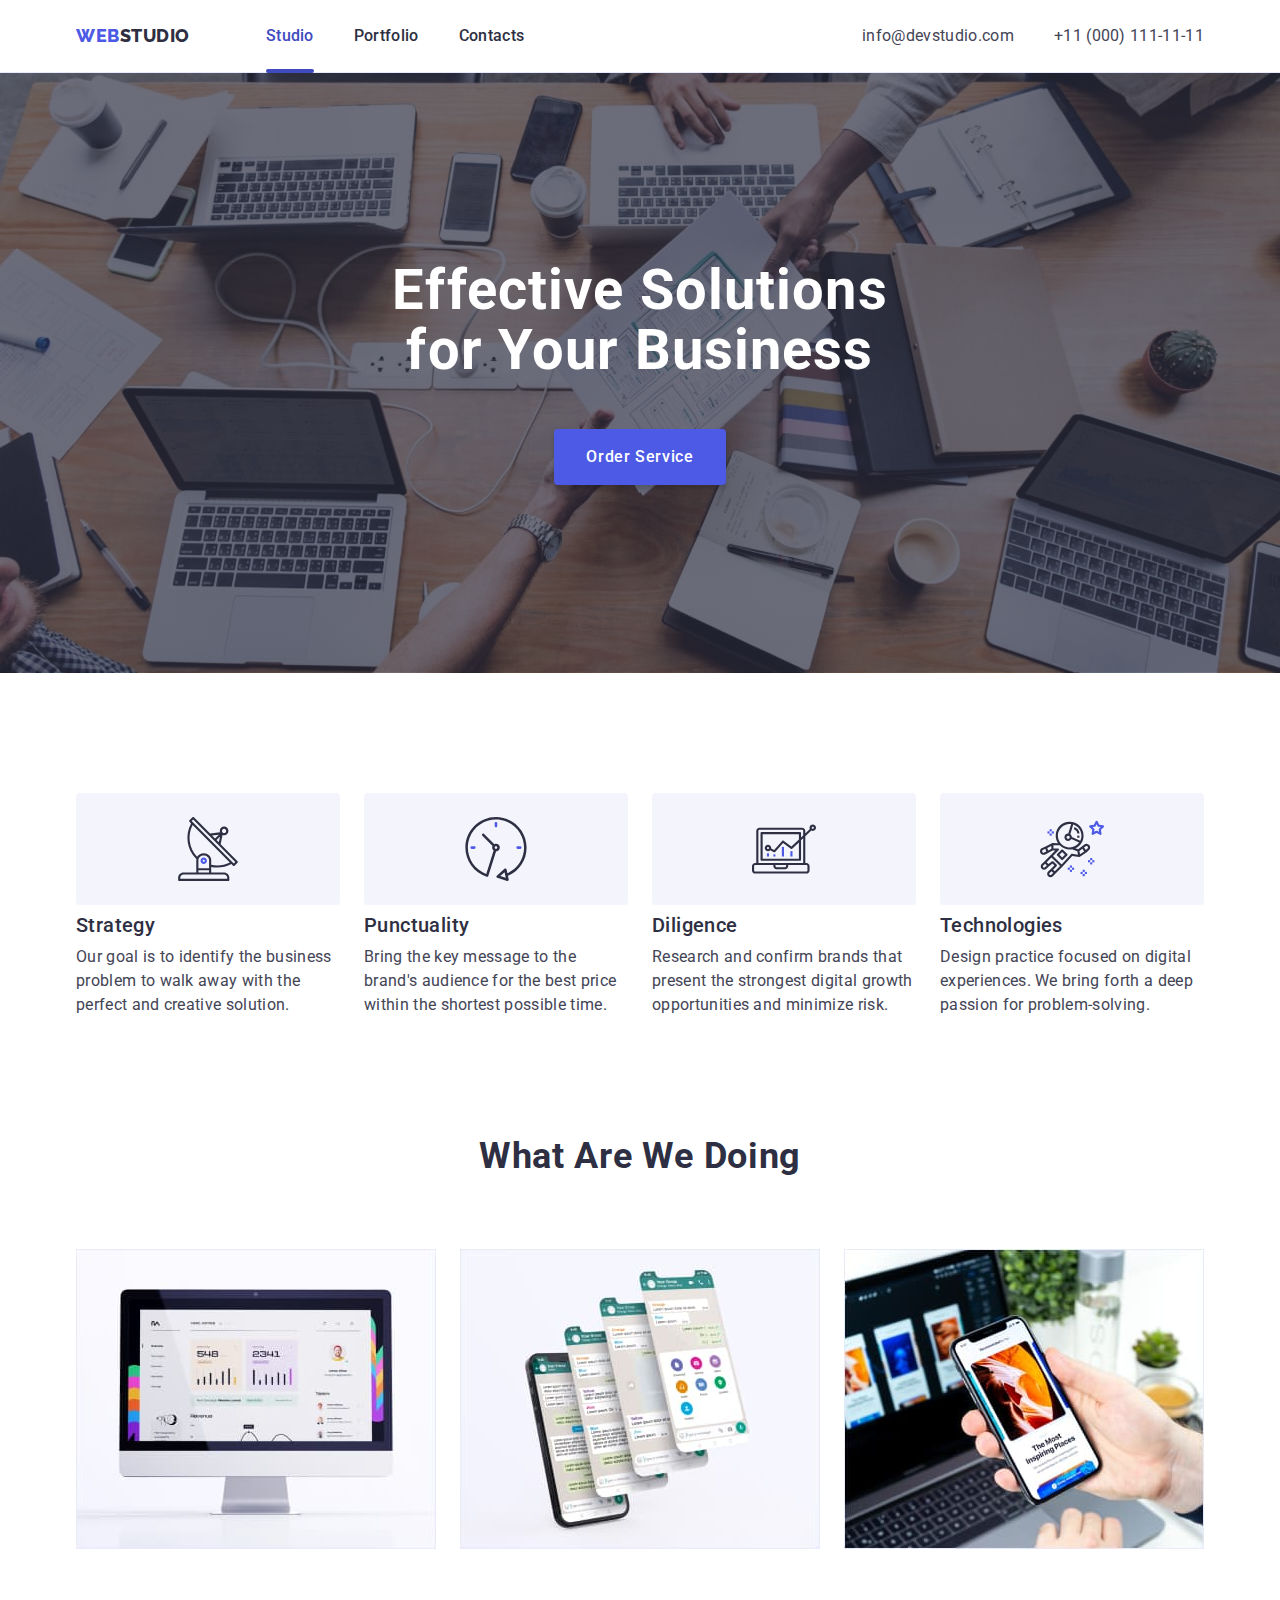
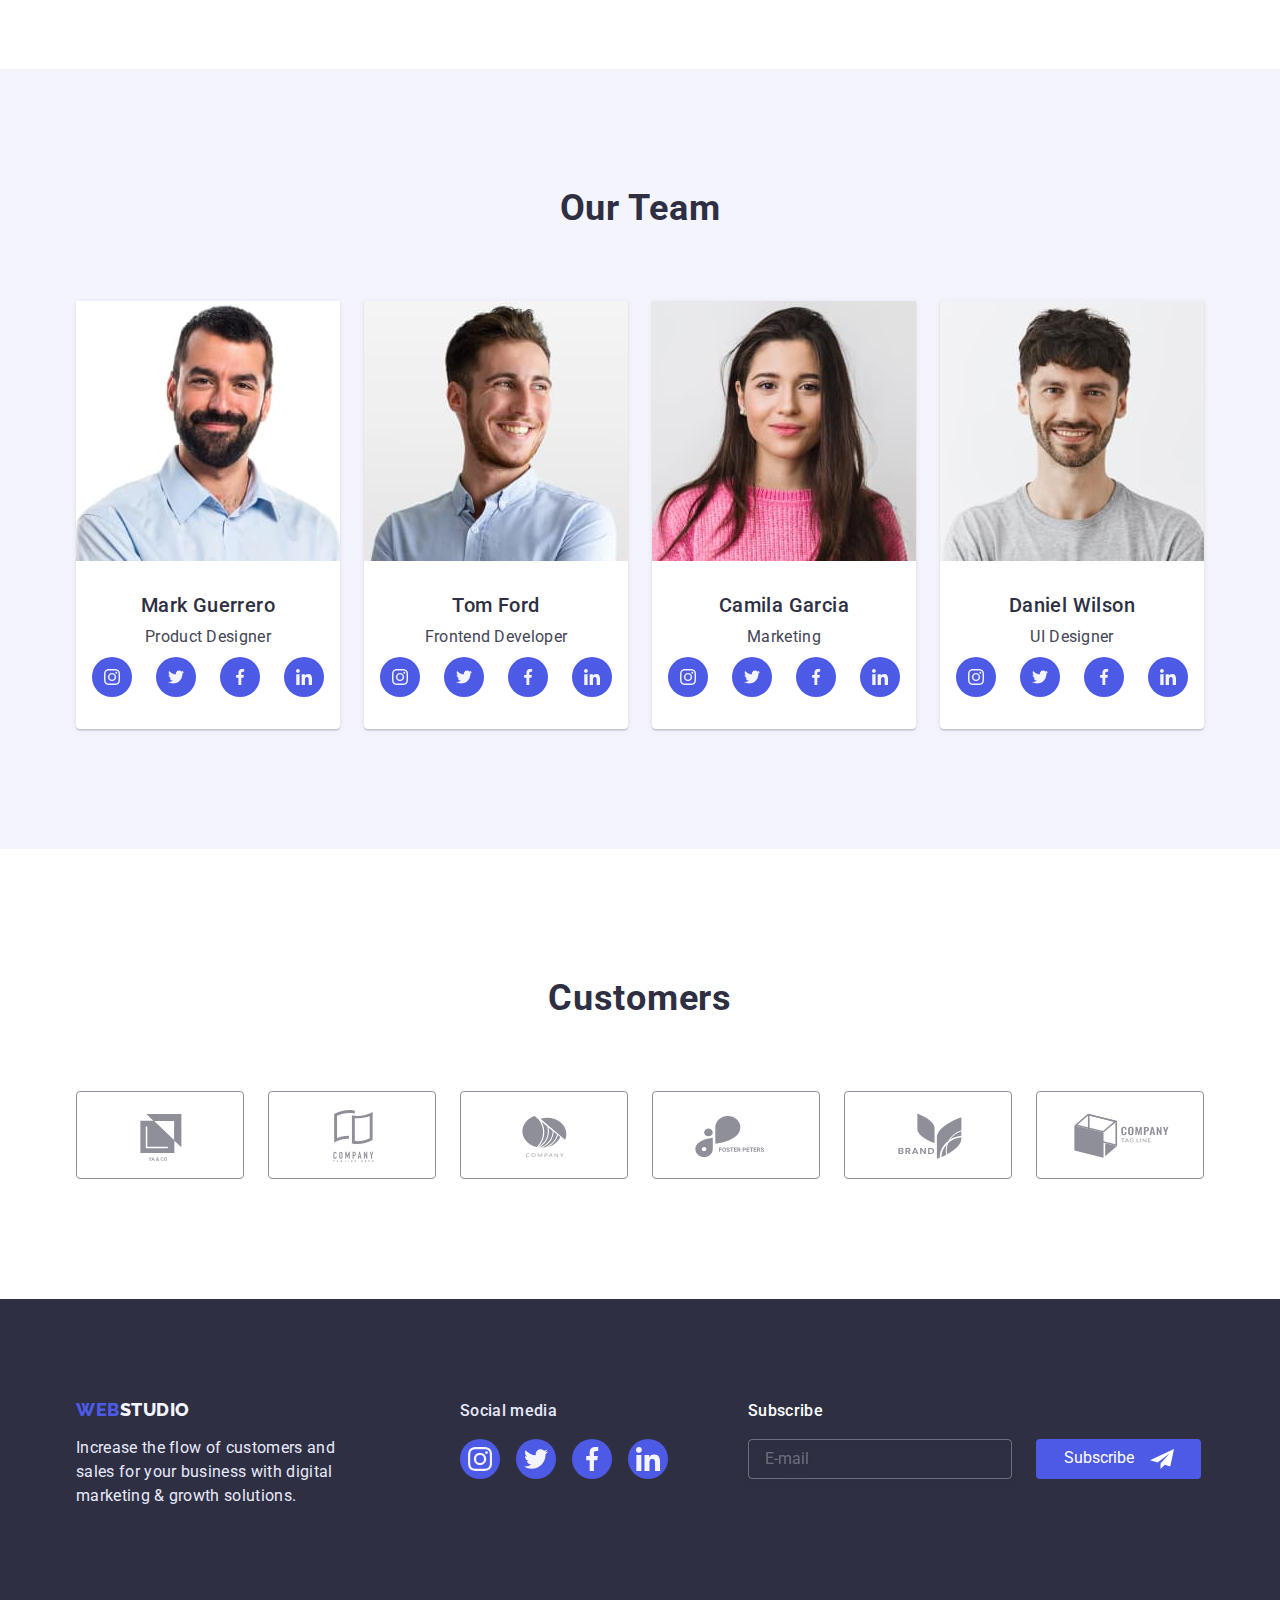
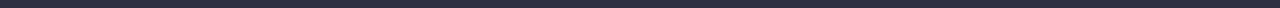
<file: index.html>
<!DOCTYPE html>
<html lang="en">
  <head>
    <meta charset="UTF-8" />
    <meta http-equiv="X-UA-Compatible" content="IE=edge" />
    <meta name="viewport" content="width=device-width, initial-scale=1.0" />
    <title>Document</title>
    <link rel="preconnect" href="https://fonts.googleapis.com" />
    <link rel="preconnect" href="https://fonts.gstatic.com" crossorigin />
    <link
      href="https://fonts.googleapis.com/css2?family=Raleway:wght@800&family=Roboto:wght@400;500;700;900&display=swap"
      rel="stylesheet"
    />
    <link
      rel="stylesheet"
      href="https://cdnjs.cloudflare.com/ajax/libs/modern-normalize/1.1.0/modern-normalize.min.css"
    />

    <link rel="stylesheet" href="./css/styles.css" />
  </head>
  <body>
    <header class="headerr">
      <div class="container head-container">
        <a class="logo link" href="./index.html"
          >Web<span class="logo-header">Studio</span></a
        >
        <nav class="nav-conteiner">
          <ul class="header-list list">
            <li class="item">
              <a class="header-link link current" href="./index.html">Studio</a>
            </li>

            <li class="item">
              <a class="header-link link" href="./portfolio.html">Portfolio</a>
            </li>

            <li class="item">
              <a class="header-link link" href="">Contacts</a>
            </li>
          </ul>
        </nav>

        <address class="adrs-list">
          <ul class="adrs-inf list">
            <li class="item">
              <a class="heder-adrs link" href="mailto:info@devstudio.com"
                >info@devstudio.com</a
              >
            </li>
            <li class="item">
              <a class="heder-adrs link" href="tel:+110001111111"
                >+11 (000) 111-11-11</a
              >
            </li>
          </ul>
        </address>
      </div>
    </header>
    <main>
      <!-- Hero -->
      <section class="hero">
        <div class="container">
          <h1 class="hero-text">Effective Solutions for Your Business</h1>
          <button class="hero-button" data-modal-open type="button">
            Order Service
          </button>
        </div>
      </section>

      <!-- About us -->

      <section class="about-section">
        <div class="container">
          <h2 class="main-title visually-hidden">About us</h2>
          <ul class="about-list list">
            <li class="item list about-item icon-antenna">
              <h3 class="about-title">Strategy</h3>
              <p class="about-text">
                Our goal is to identify the business problem to walk away with
                the perfect and creative solution.
              </p>
            </li>
            <li class="item list about-item icon-clock">
              <h3 class="about-title">Punctuality</h3>
              <p class="about-text">
                Bring the key message to the brand's audience for the best price
                within the shortest possible time.
              </p>
            </li>
            <li class="item list about-item icon-diagram">
              <h3 class="about-title">Diligence</h3>
              <p class="about-text">
                Research and confirm brands that present the strongest digital
                growth opportunities and minimize risk.
              </p>
            </li>
            <li class="item list about-item icon-astonaut">
              <h3 class="about-title">Technologies</h3>
              <p class="about-text">
                Design practice focused on digital experiences. We bring forth a
                deep passion for problem-solving.
              </p>
            </li>
          </ul>
        </div>
      </section>

      <!-- Work -->

      <section class="work-section">
        <div class="container">
          <h2 class="work-title">What are we doing</h2>
          <ul class="work-list list">
            <li class="item list">
              <img src="./images/computer.jpg" alt="computer" width="360" />
            </li>
            <li class="item list">
              <img src="./images/apps.jpg" alt="apps" width="360" />
            </li>
            <li class="item list">
              <img src="./images/phone.jpg" alt="phone" width="360" />
            </li>
          </ul>
        </div>
      </section>

      <!-- Team -->

      <section class="team-section">
        <div class="container">
          <h2 class="team-title">Our Team</h2>
          <ul class="team-list list">
            <li class="team-item item list">
              <img
                class="img-icon"
                src="./images/proddesigner.jpg"
                alt="Product Designer"
                width="264"
              />
              <div class="team-text-wrap">
                <h3 class="team-names">Mark Guerrero</h3>
                <p class="team-desc">Product Designer</p>
                <ul class="team-soc-list list">
                  <li class="team-soc-item item">
                    <a class="team-soc-link link" href="">
                      <svg width="16" height="16" class="team-soc-icons">
                        <use href="./images/icons.svg#icon-instagram"></use>
                      </svg>
                    </a>
                  </li>
                  <li class="team-soc-item item">
                    <a class="team-soc-link link" href="">
                      <svg width="16" height="16" class="team-soc-icons">
                        <use href="./images/icons.svg#icon-twitter"></use>
                      </svg>
                    </a>
                  </li>
                  <li class="team-soc-item item">
                    <a class="team-soc-link link" href="">
                      <svg width="16" height="16" class="team-soc-icons">
                        <use href="./images/icons.svg#icon-facebook"></use>
                      </svg>
                    </a>
                  </li>
                  <li class="team-soc-item item">
                    <a class="team-soc-link link" href="">
                      <svg width="16" height="16" class="team-soc-icons">
                        <use href="./images/icons.svg#icon-linkedin"></use>
                      </svg>
                    </a>
                  </li>
                </ul>
              </div>
            </li>
            <li class="team-item item list">
              <img
                class="img-icon"
                src="./images/fontend.jpg"
                alt="Frontend Developer"
                width="264"
              />
              <div class="team-text-wrap">
                <h3 class="team-names">Tom Ford</h3>
                <p class="team-desc">Frontend Developer</p>
                <ul class="team-soc-list list">
                  <li class="team-soc-item item">
                    <a class="team-soc-link link" href="">
                      <svg width="16" height="16" class="team-soc-icons">
                        <use href="./images/icons.svg#icon-instagram"></use>
                      </svg>
                    </a>
                  </li>
                  <li class="team-soc-item item">
                    <a class="team-soc-link link" href="">
                      <svg width="16" height="16" class="team-soc-icons">
                        <use href="./images/icons.svg#icon-twitter"></use>
                      </svg>
                    </a>
                  </li>
                  <li class="team-soc-item item">
                    <a class="team-soc-link link" href="">
                      <svg width="16" height="16" class="team-soc-icons">
                        <use href="./images/icons.svg#icon-facebook"></use>
                      </svg>
                    </a>
                  </li>
                  <li class="team-soc-item item">
                    <a class="team-soc-link link" href="">
                      <svg width="16" height="16" class="team-soc-icons">
                        <use href="./images/icons.svg#icon-linkedin"></use>
                      </svg>
                    </a>
                  </li>
                </ul>
              </div>
            </li>
            <li class="team-item item list">
              <img
                class="img-icon"
                src="./images/market.jpg"
                alt="Marketing"
                width="264"
              />
              <div class="team-text-wrap">
                <h3 class="team-names">Camila Garcia</h3>
                <p class="team-desc">Marketing</p>
                <ul class="team-soc-list list">
                  <li class="team-soc-item item">
                    <a class="team-soc-link link" href="">
                      <svg width="16" height="16" class="team-soc-icons">
                        <use href="./images/icons.svg#icon-instagram"></use>
                      </svg>
                    </a>
                  </li>
                  <li class="team-soc-item item">
                    <a class="team-soc-link link" href="">
                      <svg width="16" height="16" class="team-soc-icons">
                        <use href="./images/icons.svg#icon-twitter"></use>
                      </svg>
                    </a>
                  </li>
                  <li class="team-soc-item item">
                    <a class="team-soc-link link" href="">
                      <svg width="16" height="16" class="team-soc-icons">
                        <use href="./images/icons.svg#icon-facebook"></use>
                      </svg>
                    </a>
                  </li>
                  <li class="team-soc-item item">
                    <a class="team-soc-link link" href="">
                      <svg width="16" height="16" class="team-soc-icons">
                        <use href="./images/icons.svg#icon-linkedin"></use>
                      </svg>
                    </a>
                  </li>
                </ul>
              </div>
            </li>
            <li class="team-item item list">
              <img
                class="img-icon"
                src="./images/uxdesigner.jpg"
                alt="UI Designer"
                width="264"
              />
              <div class="team-text-wrap">
                <h3 class="team-names">Daniel Wilson</h3>
                <p class="team-desc">UI Designer</p>
                <ul class="team-soc-list list">
                  <li class="team-soc-item item">
                    <a class="team-soc-link link" href="">
                      <svg width="16" height="16" class="team-soc-icons">
                        <use href="./images/icons.svg#icon-instagram"></use>
                      </svg>
                    </a>
                  </li>
                  <li class="team-soc-item item">
                    <a class="team-soc-link link" href="">
                      <svg width="16" height="16" class="team-soc-icons">
                        <use href="./images/icons.svg#icon-twitter"></use>
                      </svg>
                    </a>
                  </li>
                  <li class="team-soc-item item">
                    <a class="team-soc-link link" href="">
                      <svg width="16" height="16" class="team-soc-icons">
                        <use href="./images/icons.svg#icon-facebook"></use>
                      </svg>
                    </a>
                  </li>
                  <li class="team-soc-item item">
                    <a class="team-soc-link link" href="">
                      <svg width="16" height="16" class="team-soc-icons">
                        <use href="./images/icons.svg#icon-linkedin"></use>
                      </svg>
                    </a>
                  </li>
                </ul>
              </div>
            </li>
          </ul>
        </div>
      </section>
      <!-- Customers -->

      <section class="customers-section">
        <div class="container">
          <h2 class="customers-title">Customers</h2>
          <ul class="customers-list list">
            <li class="customers-item item">
              <a href="" class="customers-link link">
                <svg class="customer-svg">
                  <use
                    class="customer-use"
                    href="./images/customers-icon.svg#icon-logo-1"
                  ></use>
                </svg>
              </a>
            </li>
            <li class="customers-item item">
              <a href="" class="customers-link link">
                <svg class="customer-svg">
                  <use
                    class="customer-use"
                    href="./images/customers-icon.svg#icon-logo-2"
                  ></use>
                </svg>
              </a>
            </li>

            <li class="customers-item item">
              <a href="" class="customers-link link">
                <svg class="customer-svg">
                  <use href="./images/customers-icon.svg#icon-logo-3"></use>
                </svg>
              </a>
            </li>
            <li class="customers-item item">
              <a href="" class="customers-link link">
                <svg class="customer-svg">
                  <use href="./images/customers-icon.svg#icon-logo-4"></use>
                </svg>
              </a>
            </li>
            <li class="customers-item item">
              <a href="" class="customers-link link">
                <svg class="customer-svg">
                  <use href="./images/customers-icon.svg#icon-logo-5"></use>
                </svg>
              </a>
            </li>
            <li class="customers-item item">
              <a href="" class="customers-link link">
                <svg class="customer-svg">
                  <use href="./images/customers-icon.svg#icon-logo-6"></use>
                </svg>
              </a>
            </li>
          </ul>
        </div>
      </section>
    </main>

    <footer class="footer-sect">
      <div class="container footer-main-cont">
        <div class="footer-container">
          <a class="logo-foot logo link" href="./index.html"
            >Web<span class="logo-footer">Studio</span></a
          >
          <p class="footer-text">
            Increase the flow of customers and sales for your business with
            digital marketing & growth solutions.
          </p>
        </div>

        <div class="foot-links">
          <p class="footer-text-title">Social media</p>
          <ul class="foot-soc-list list">
            <li class="foot-soc-item item">
              <a class="foot-soc-link link" href="">
                <svg width="24" height="24" class="team-soc-icons">
                  <use href="./images/icons.svg#icon-instagram"></use>
                </svg>
              </a>
            </li>
            <li class="foot-soc-item item">
              <a class="foot-soc-link link" href="">
                <svg width="24" height="24" class="team-soc-icons">
                  <use href="./images/icons.svg#icon-twitter"></use>
                </svg>
              </a>
            </li>
            <li class="foot-soc-item item">
              <a class="foot-soc-link link" href="">
                <svg width="24" height="24" class="team-soc-icons">
                  <use href="./images/icons.svg#icon-facebook"></use>
                </svg>
              </a>
            </li>
            <li class="foot-soc-item item">
              <a class="foot-soc-link link" href="">
                <svg width="24" height="24" class="team-soc-icons">
                  <use href="./images/icons.svg#icon-linkedin"></use>
                </svg>
              </a>
            </li>
          </ul>
        </div>

        <div class="input-foot-wrap">
          <form>
            <p class="input-foot-text">Subscribe</p>
            <div class="wrap-input-foot">

              <input
                class="input-footer"
                type="email"
                name="email"
                placeholder="E-mail"
              />

              <button class="input-btn-footer" type="submit">Subscribe
                <svg width="24" height="24">
                  <use href="./images/customers-icon.svg#icon-plane"></use>
                </svg>
              </button>
            </div>
          </form>
        </div>
      </div>
    </footer>

    <!-- MODAL -->
    <div class="backdrop is-hidden" data-modal>
      <div class="modal">
        <button type="button" data-modal-close class="modal-button">
          <svg class="modal-icon">
            <use href="./images/customers-icon.svg#icon-crosss"></use>
          </svg>
        </button>

        <p class="modal-title">Leave your contacts and we will call you back</p>

        <form>
          <div class="modal-field">
            <label class="modal-label" for="name">Name</label>
            <div class="modal-wrap">
              <input id="name" class="modal-input" type="text" />
              <svg class="modal-input-icon" width="18px" height="18px">
                <use href="./images/customers-icon.svg#icon-person"></use>
              </svg>
            </div>
          </div>

          <div class="modal-field">
            <label class="modal-label" for="tel">Phone</label>
            <div class="modal-wrap">
              <input id="tel" class="modal-input" type="tel" />
              <svg class="modal-input-icon" width="18px" height="24px">
                <use href="./images/customers-icon.svg#icon-phone"></use>
              </svg>
            </div>
          </div>

          <div class="modal-field">
            <label class="modal-label" for="mail">Email</label>
            <div class="modal-wrap">
              <input id="mail" class="modal-input" type="email" />
              <svg class="modal-input-icon" width="18px" height="24px">
                <use href="./images/customers-icon.svg#icon-email"></use>
              </svg>
            </div>
          </div>

          <div class="modal-comment-field">
            <label class="modal-label" for="comment">Comment</label>
            <textarea
              placeholder="Text imput"
              class="modal-input modal-comment"
              name="text-comment"
              id="comment"
              cols="30"
              rows="10"
            ></textarea>
          </div>
          <div class="check-wrap">
            <input
              class="modal-check visually-hidden"
              type="checkbox"
              id="check"
            />
            <label class="modal-label-check" for="check">
              <span>
                <svg width="10" height="8">
                  <use href="./images/customers-icon.svg#icon-check"></use>
                </svg>
              </span>
              I accept the terms and conditions of the
              <a class="check-link" href="">Privacy Policy</a></label
            >
          </div>
          <button class="btn-inputs" type="submit">Send</button>

        </form>
      </div>
    </div>
    <script src="./js/modal.js"></script>
  </body>
</html>
</file>
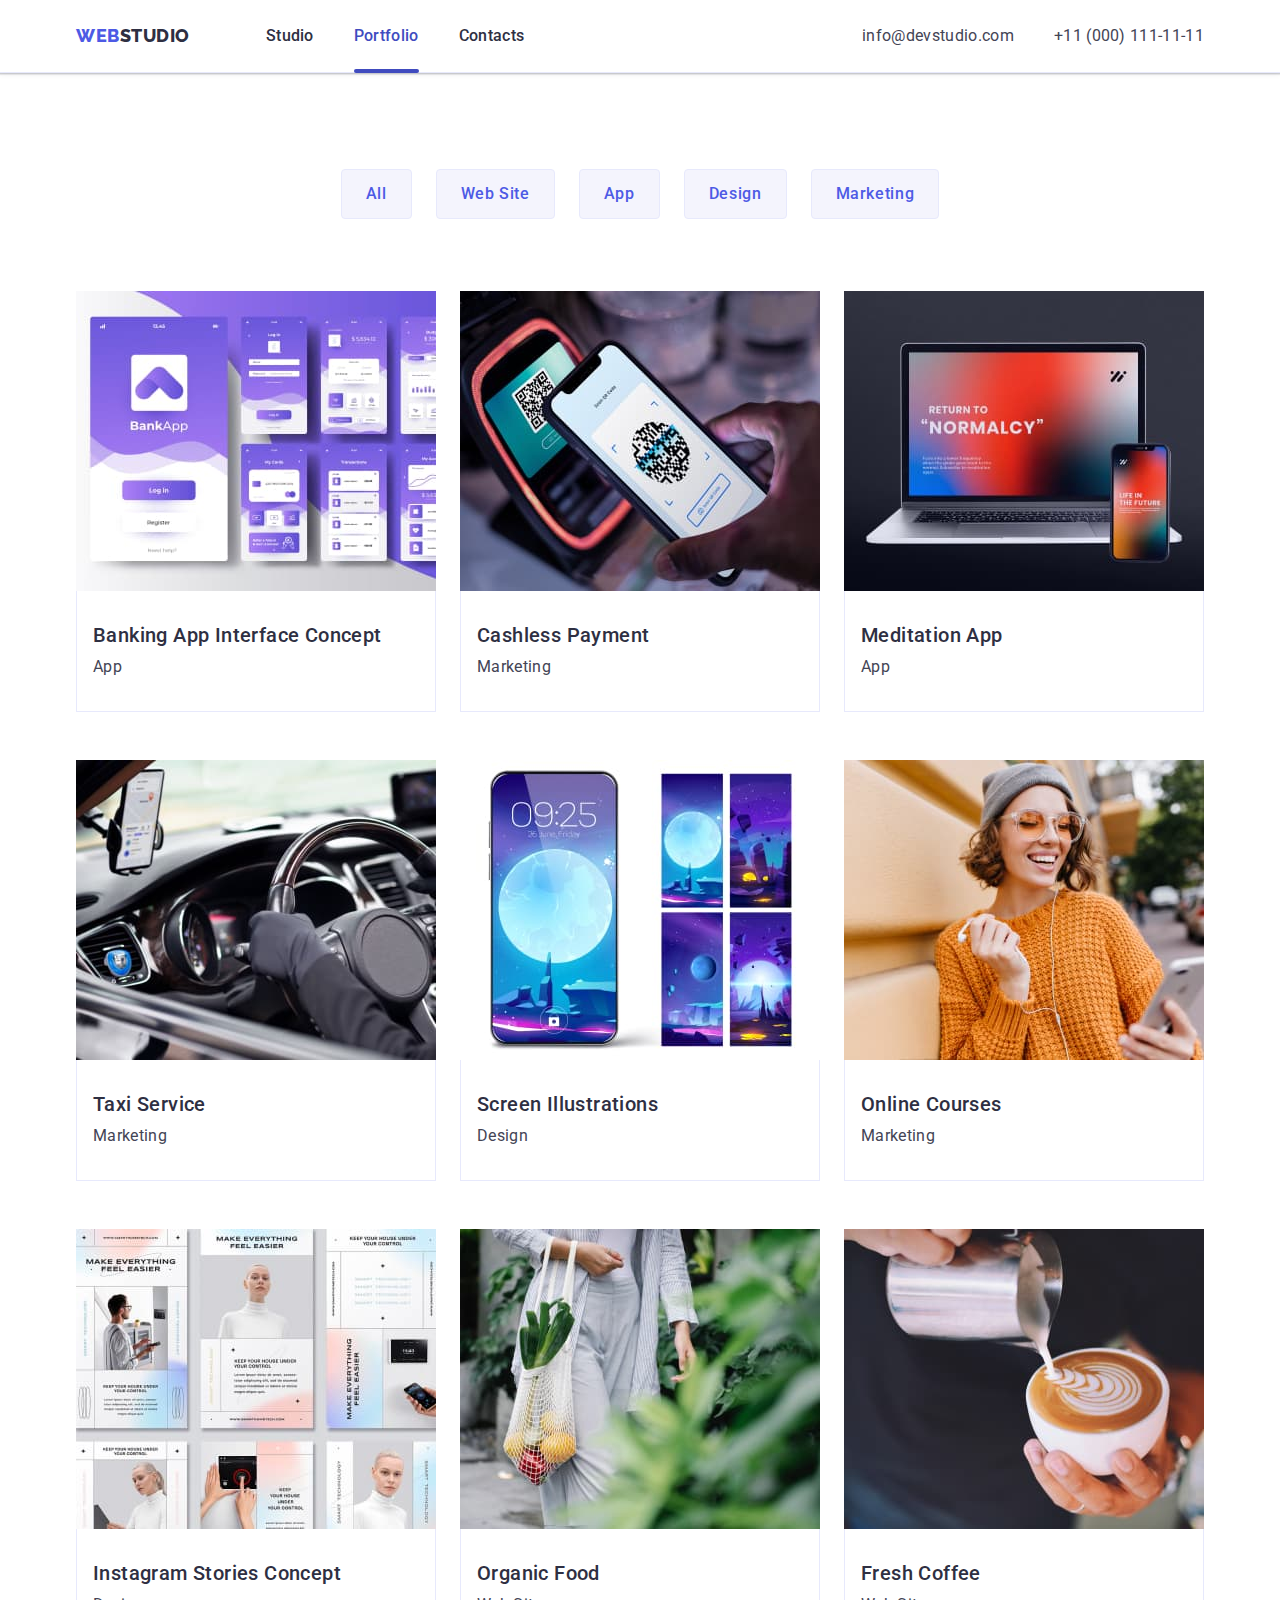
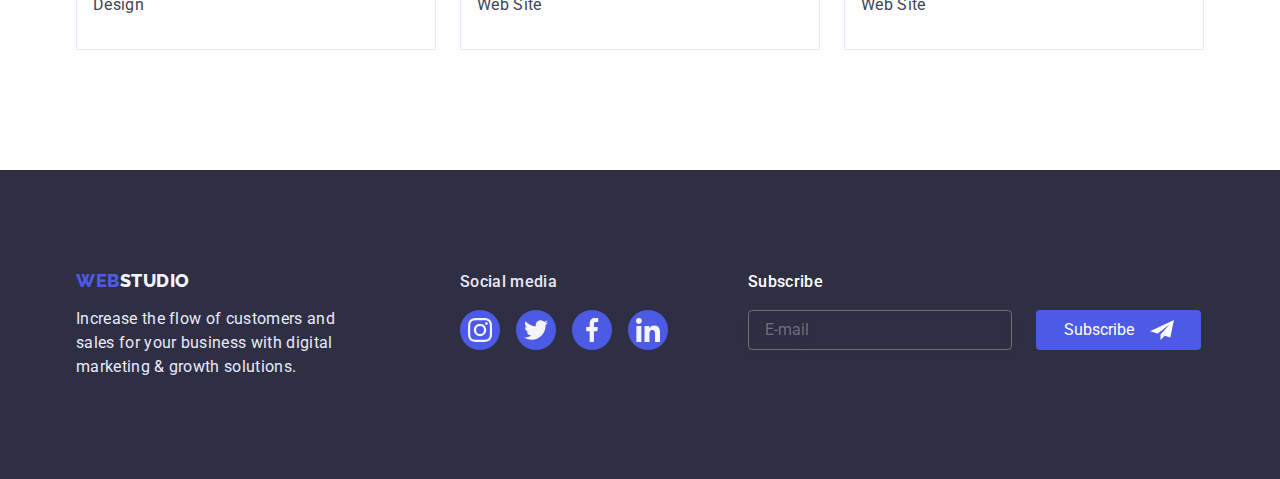
<file: portfolio.html>
<!DOCTYPE html>
<html lang="en">
  <head>
    <meta charset="UTF-8" />
    <meta http-equiv="X-UA-Compatible" content="IE=edge" />
    <meta name="viewport" content="width=device-width, initial-scale=1.0" />
    <title>Document</title>

    <link rel="preconnect" href="https://fonts.googleapis.com" />
    <link rel="preconnect" href="https://fonts.gstatic.com" crossorigin />
    <link
      href="https://fonts.googleapis.com/css2?family=Raleway:wght@800&family=Roboto:wght@400;500;700;900&display=swap"
      rel="stylesheet"
    />

    <link
      rel="stylesheet"
      href="https://cdnjs.cloudflare.com/ajax/libs/modern-normalize/1.1.0/modern-normalize.min.css"
    />
    <link rel="stylesheet" href="./css/styles.css" />
  </head>
  <body>
    <header class="headerr">
      <div class="container head-container">
        <a class="logo link" href="./index.html"
          >Web<span class="logo-header">Studio</span></a
        >
        <nav class="nav-conteiner">
          <ul class="header-list list">
            <li class="item">
              <a class="header-link link" href="./index.html">Studio</a>
            </li>

            <li class="item">
              <a class="header-link link current" href="./portfolio.html">Portfolio</a>
            </li>

            <li class="item">
              <a class="header-link link" href="">Contacts</a>
            </li>
          </ul>
        </nav>

        <address class="adrs-list">
          <ul class="adrs-inf list">
            <li class="item">
              <a class="heder-adrs link" href="mailto:info@devstudio.com"
                >info@devstudio.com</a
              >
            </li>
            <li class="item">
              <a class="heder-adrs link" href="tel:+110001111111"
                >+11 (000) 111-11-11</a
              >
            </li>
          </ul>
        </address>
      </div>
    </header>
    <main>
      <section class="main-section list">
        <div class="container">
          <h1 class="visually-hidden">Our works</h1>
          <ul class="btn-list list">
            <li class="btn-list-item">
              <button class="btn-portfolio" type="button">All</button>
            </li>
            <li class="btn-list-item">
              <button class="btn-portfolio" type="button">Web Site</button>
            </li>
            <li class="btn-list-item">
              <button class="btn-portfolio" type="button">App</button>
            </li>
            <li class="btn-list-item">
              <button class="btn-portfolio" type="button">Design</button>
            </li>
            <li class="btn-list-item">
              <button class="btn-portfolio" type="button">Marketing</button>
            </li>
          </ul>

          <ul class="proposition-list list">
            <li class="proposition-item">
              <a class="link proposition-link" href="">
                <div class="proposition-wrap">
                  <img src="./images/banking.jpg" alt="Banking" width="360" />
                  <div class="overley-card">
                    <p class="overley-text">
                      14 Stylish and User-Friendly App Design Concepts · Task
                      Manager App · Calorie Tracker App · Exotic Fruit Ecommerce
                      App · Cloud Storage App
                    </p>
                  </div>
                </div>
                <div class="proposition-text">
                  <h2 class="proposition-title">
                    Banking App Interface Concept
                  </h2>
                  <p class="proposition-desc">App</p>
                </div>
              </a>
            </li>
            <li class="proposition-item">
              <a class="link proposition-link" href="">
                <div class="proposition-wrap">
                  <img src="./images/payment.jpg" alt="Payment" width="360" />
                  <div class="overley-card">
                    <p class="overley-text">
                      14 Stylish and User-Friendly App Design Concepts · Task
                      Manager App · Calorie Tracker App · Exotic Fruit Ecommerce
                      App · Cloud Storage App
                    </p>
                  </div>
                </div>
                <div class="proposition-text">
                  <h2 class="proposition-title">Cashless Payment</h2>
                  <p class="proposition-desc">Marketing</p>
                </div>
              </a>
            </li>
            <li class="proposition-item">
              <a class="link proposition-link" href="">
                <div class="proposition-wrap">
                  <img
                    src="./images/meditation.jpg"
                    alt="Meditation"
                    width="360"
                  />
                  <div class="overley-card">
                    <p class="overley-text">
                      14 Stylish and User-Friendly App Design Concepts · Task
                      Manager App · Calorie Tracker App · Exotic Fruit Ecommerce
                      App · Cloud Storage App
                    </p>
                  </div>
                </div>
                <div class="proposition-text">
                  <h2 class="proposition-title">Meditation App</h2>
                  <p class="proposition-desc">App</p>
                </div>
              </a>
            </li>
            <li class="proposition-item">
              <a class="link proposition-link" href="">
                <div class="proposition-wrap">
                  <img src="./images/taxi.jpg" alt="Taxi" width="360" />
                  <div class="overley-card">
                    <p class="overley-text">
                      14 Stylish and User-Friendly App Design Concepts · Task
                      Manager App · Calorie Tracker App · Exotic Fruit Ecommerce
                      App · Cloud Storage App
                    </p>
                  </div>
                </div>
                <div class="proposition-text">
                  <h2 class="proposition-title">Taxi Service</h2>
                  <p class="proposition-desc">Marketing</p>
                </div>
              </a>
            </li>
            <li class="proposition-item">
              <a class="link proposition-link" href="">
                <div class="proposition-wrap">
                  <img src="./images/screen.jpg" alt="Screen" width="360" />
                  <div class="overley-card">
                    <p class="overley-text">
                      14 Stylish and User-Friendly App Design Concepts · Task
                      Manager App · Calorie Tracker App · Exotic Fruit Ecommerce
                      App · Cloud Storage App
                    </p>
                  </div>
                </div>
                <div class="proposition-text">
                  <h2 class="proposition-title">Screen Illustrations</h2>
                  <p class="proposition-desc">Design</p>
                </div>
              </a>
            </li>
            <li class="proposition-item">
              <a class="link proposition-link" href="">
                <div class="proposition-wrap">
                  <img src="./images/courses.jpg" alt="Courses" width="360" />
                  <div class="overley-card">
                    <p class="overley-text">
                      14 Stylish and User-Friendly App Design Concepts · Task
                      Manager App · Calorie Tracker App · Exotic Fruit Ecommerce
                      App · Cloud Storage App
                    </p>
                  </div>
                </div>
                <div class="proposition-text">
                  <h2 class="proposition-title">Online Courses</h2>
                  <p class="proposition-desc">Marketing</p>
                </div>
              </a>
            </li>
            <li class="proposition-item">
              <a class="link proposition-link" href="">
                <div class="proposition-wrap">
                  <img src="./images/stories.jpg" alt="Stories" width="360" />
                  <div class="overley-card">
                    <p class="overley-text">
                      14 Stylish and User-Friendly App Design Concepts · Task
                      Manager App · Calorie Tracker App · Exotic Fruit Ecommerce
                      App · Cloud Storage App
                    </p>
                  </div>
                </div>
                <div class="proposition-text">
                  <h2 class="proposition-title">Instagram Stories Concept</h2>
                  <p class="proposition-desc">Design</p>
                </div>
              </a>
            </li>
            <li class="proposition-item">
              <a class="link proposition-link" href="">
                <div class="proposition-wrap">
                  <img src="./images/food.jpg" alt="Food" width="360" />
                  <div class="overley-card">
                    <p class="overley-text">
                      14 Stylish and User-Friendly App Design Concepts · Task
                      Manager App · Calorie Tracker App · Exotic Fruit Ecommerce
                      App · Cloud Storage App
                    </p>
                  </div>
                </div>
                <div class="proposition-text">
                  <h2 class="proposition-title">Organic Food</h2>
                  <p class="proposition-desc">Web Site</p>
                </div>
              </a>
            </li>
            <li class="proposition-item">
              <a class="link proposition-link" href="">
                <div class="proposition-wrap">
                  <img src="./images/caffee.jpg" alt="Caffee" width="360" />

                  <div class="overley-card">
                    <p class="overley-text">
                      14 Stylish and User-Friendly App Design Concepts · Task
                      Manager App · Calorie Tracker App · Exotic Fruit Ecommerce
                      App · Cloud Storage App
                    </p>
                  </div>
                </div>
                <div class="proposition-text">
                  <h2 class="proposition-title">Fresh Coffee</h2>
                  <p class="proposition-desc">Web Site</p>
                </div>
              </a>
            </li>
          </ul>
        </div>
      </section>
    </main>

    <footer class="footer-sect">
      <div class="container footer-main-cont">
        <div class="footer-container">
          <a class="logo-foot logo link" href="./index.html"
            >Web<span class="logo-footer">Studio</span></a
          >
          <p class="footer-text">
            Increase the flow of customers and sales for your business with
            digital marketing & growth solutions.
          </p>
        </div>

        <div class="foot-links">
          <p class="footer-text-title">Social media</p>
          <ul class="foot-soc-list list">
            <li class="foot-soc-item item">
              <a class="foot-soc-link link" href="">
                <svg width="24" height="24" class="team-soc-icons">
                  <use href="./images/icons.svg#icon-instagram"></use>
                </svg>
              </a>
            </li>
            <li class="foot-soc-item item">
              <a class="foot-soc-link link" href="">
                <svg width="24" height="24" class="team-soc-icons">
                  <use href="./images/icons.svg#icon-twitter"></use>
                </svg>
              </a>
            </li>
            <li class="foot-soc-item item">
              <a class="foot-soc-link link" href="">
                <svg width="24" height="24" class="team-soc-icons">
                  <use href="./images/icons.svg#icon-facebook"></use>
                </svg>
              </a>
            </li>
            <li class="foot-soc-item item">
              <a class="foot-soc-link link" href="">
                <svg width="24" height="24" class="team-soc-icons">
                  <use href="./images/icons.svg#icon-linkedin"></use>
                </svg>
              </a>
            </li>
          </ul>
        </div>

        <div class="input-foot-wrap">
          <form>
            <p class="input-foot-text">Subscribe</p>
            <div class="wrap-input-foot">
              <label for="subscribe"></label>
              <input
                class="input-footer"
                type="email"
                name="email"
                id="subscribe"
                placeholder="E-mail"
              />

              <button class="input-btn-footer" type="submit">Subscribe
                <svg width="24" height="24">
                  <use href="./images/customers-icon.svg#icon-plane"></use>
                </svg>
              </button>
            </div>
          </form>
        </div>
      </div>
    </footer>
  </body>
</html>
</file>
<file: css/styles.css>
:root {
  --primary-font: "Roboto", sans-serif;
  --second-font: "Raleway", sans-serif;
  --first-text-color: #2e2f42;
  --second-text-color: #434455;
  --third-color: #4d5ae5;
  --background-secon-color: #2e2f42;
  --white-color: #ffffff;
  --border-bottom: #e7e9fc;
  --hover-links-color: #404bbf;
  --background-cards: #f4f4fd;
  --customers-link-color: #8e8f99;
}

/* rule */
body {
  background-color: var(--white-color);
  font-family: "Roboto", sans-serif;
  color: var(--second-text-color);
}
h1,
h2,
h3,
h4,
h5,
h6,
p {
  margin: 0;
}

ul {
  padding-left: 0;
  margin: 0;
}

button {
  cursor: pointer;
}

img {
  display: block;
  max-width: 100%;
  height: auto;
}

.list {
  list-style: none;
}
.link {
  text-decoration: none;
}

.container {
  width: 1158px;
  padding: 0 15px;
  margin: 0 auto;
}

/* .menu > li {
  border: 1px solid tomato;
} */

/* header */
.headerr {
  border-bottom: 1px solid var(--border-bottom);
  box-shadow: 0px 2px 1px rgba(46, 47, 66, 0.08),
    0px 1px 1px rgba(46, 47, 66, 0.16), 0px 1px 6px rgba(46, 47, 66, 0.08);
}
.head-container {
  display: flex;
  align-items: center;
  justify-content: center;
}

.logo {
  font-family: var(--second-font);
  font-weight: 800;
  font-size: 18px;
  line-height: 1.17;
  letter-spacing: 0.03em;
  color: var(--third-color);
  text-transform: uppercase;
}

.navigtion .head-logo {
  padding-left: 156px;
}

.logo-header {
  color: var(--first-text-color);
}

.nav-conteiner {
  margin-left: 76px;
}
.header-list {
  display: flex;
}

.header-link {
  display: block;
  padding-top: 24px;
  padding-bottom: 24px;

  font-weight: 500;
  font-size: 16px;
  line-height: 1.5;
  letter-spacing: 0.02em;
  text-decoration: none;
  color: var(--first-text-color);
  position: relative;
  transition: color 250ms cubic-bezier(0.4, 0, 0.2, 1);
}

.header-link.current::after {
  position: absolute;
  content: "";
  width: 100%;
  height: 4px;
  background: var(--hover-links-color);
  border-radius: 2px;
  left: 0;
  bottom: -1px;
}
.current {
  color: var(--hover-links-color);
}

.header-list .item:not(:last-child) {
  margin-right: 40px;
}

.adrs-list {
  font-style: normal;
}

.header-link:hover,
.header-link:focus,
.heder-adrs:hover,
.heder-adrs:focus {
  color: var(--hover-links-color);
}

.adrs-inf {
  display: flex;
}

.adrs-list {
  margin-left: auto;
}

.adrs-inf .item:not(:last-child) {
  margin-right: 40px;
}
.heder-adrs {
  display: block;
  padding-top: 24px;
  padding-bottom: 24px;
  font-size: 16px;
  line-height: 1.5;
  letter-spacing: 0.02em;
  color: var(--second-text-color);
  transition: color 250ms cubic-bezier(0.4, 0, 0.2, 1);
}

/* main */

/* hero */
.hero {
  padding: 188px 0;
  text-align: center;
  background-color: var(--background-secon-color);
  margin-left: auto;
  margin-right: auto;
  background-image: linear-gradient(
      rgba(46, 47, 66, 0.7),
      rgba(46, 47, 66, 0.7)
    ),
    url(../images/hero-bg.jpg);
  max-width: 1440px;
  background-position: center;
  background-repeat: no-repeat;
}
.hero-text {
  font-weight: 700;
  font-size: 56px;
  line-height: 1.07;
  letter-spacing: 0.02em;
  color: var(--white-color);
  margin: 0 auto 48px;
  width: 496px;
}

.hero-button {
  padding: 16px 32px;
  font-family: "Roboto", sans-serif;
  font-weight: 500;
  font-size: 16px;
  line-height: 1.5;
  letter-spacing: 0.04em;

  color: var(--white-color);
  background-color: var(--third-color);
  cursor: pointer;
  box-shadow: 0px 4px 4px rgba(0, 0, 0, 0.15);
  border-radius: 4px;
  border: none;
  transition: background-color 250ms cubic-bezier(0.4, 0, 0.2, 1);
}

.hero-button:hover,
.hero-button:focus {
  background-color: var(--hover-links-color);
}

/* about */

.visually-hidden {
  position: absolute;
  width: 1px;
  height: 1px;
  margin: -1px;
  border: 0;
  padding: 0;
  white-space: nowrap;
  clip-path: inset(100%);
  clip: rect(0 0 0 0);
  overflow: hidden;
}

.about-section {
  padding-top: 120px;
  padding-bottom: 120px;
}

.about-list {
  display: flex;
  border-radius: 4px;
}

.about-list .item {
  width: 264px;
  margin-right: 24px;
  border-radius: 4px;
}

.about-item::before {
  display: block;
  content: "";
  height: 112px;
  background-color: var(--background-cards);
  background-position: center;
  background-repeat: no-repeat;
  margin-bottom: 8px;
  border-radius: 4px;
}

.icon-antenna::before {
  background-image: url(../images/antenna\ 1.svg);
}
.icon-clock::before {
  background-image: url(../images/clock\ 1.svg);
}

.icon-diagram::before {
  background-image: url(..//images/diagram\ 1.svg);
}

.icon-astonaut::before {
  background-image: url(..//images/astronaut\ 1.svg);
}

.about-list .item:last-child {
  margin-right: 0;
}

.about-title {
  font-weight: 500;
  font-size: 20px;
  line-height: 1.2;
  letter-spacing: 0.02em;
  color: var(--first-text-color);
  margin-bottom: 8px;
}
.about-text {
  font-size: 16px;
  line-height: 1.5;
  letter-spacing: 0.02em;
  color: var(--second-text-color);
}

/* work */

.work-section {
  padding-bottom: 120px;
}

.work-list {
  display: flex;
}

.work-list .item {
  margin-right: 24px;
}

.work-list .item:last-child {
  margin-right: 0;
}

.work-title,
.team-title {
  font-weight: 700;
  font-size: 36px;
  line-height: 1.11;
  text-align: center;
  letter-spacing: 0.02em;
  text-transform: capitalize;
  color: var(--first-text-color);
  margin-bottom: 72px;
  margin-bottom: 72px;
}

.team-names {
  font-weight: 500;
  font-size: 20px;
  line-height: 1.2;
  text-align: center;
  letter-spacing: 0.02em;
  color: var(--first-text-color);
  margin-bottom: 8px;
}

.team-desc {
  font-size: 16px;
  line-height: 1.5;
  text-align: center;
  letter-spacing: 0.02em;
  color: var(--second-text-color);
  /* margin-bottom: 32px; */
  margin-bottom: 8px;
}

.team-section {
  background-color: var(--background-cards);
  padding-bottom: 120px;
  padding-top: 120px;
}

.team-list {
  display: flex;
}

.team-item {
  background-color: var(--white-color);
  border-radius: 0px 0px 4px 4px;
  box-shadow: 0px 1px 6px rgba(46, 47, 66, 0.08),
    0px 1px 1px rgba(46, 47, 66, 0.16), 0px 2px 1px rgba(46, 47, 66, 0.08);
}

.team-text-wrap {
  padding: 32px 0;
}

/* team icons */

.team-soc-list {
  display: flex;
  justify-content: center;
  /* gap: 24px; */
}
.team-soc-item {
  width: 40px;
  height: 40px;
}
.team-soc-link {
  width: 100%;
  height: 100%;
  border-radius: 50%;
  background: var(--third-color);
  display: flex;
  align-items: center;
  justify-content: center;
  transition: background-color 250ms cubic-bezier(0.4, 0, 0.2, 1);
}
.team-soc-link:hover,
.team-soc-link:focus {
  background-color: var(--hover-links-color);
}

/* .img-icon {
  margin-bottom: 32px;
} */

.team-list .item {
  margin-right: 24px;
}

.team-list .item:last-child {
  margin-right: 0;
}

/* customers */
.customers-section {
  padding-bottom: 120px;
  padding-top: 130px;
}
.customers-title {
  font-weight: 700;
  font-size: 36px;
  line-height: 1.11;
  text-align: center;
  letter-spacing: 0.02em;
  text-transform: capitalize;
  color: var(--first-text-color);
  margin-bottom: 72px;
  margin-bottom: 72px;
}

.customers-list {
  display: flex;
  gap: 24px;
  justify-content: center;
}

.customers-link {
  border: 1px solid var(--customers-link-color);
  border-radius: 4px;
  color: var(--customers-link-color);
  width: 168px;
  height: 88px;
  display: flex;
  justify-content: center;
  align-items: center;
  transition: color 250ms cubic-bezier(0.4, 0, 0.2, 1),
    border-color 250ms cubic-bezier(0.4, 0, 0.2, 1);
}

.customer-svg {
  width: 104px;
  height: 56px;
  fill: currentColor;
}

.customers-link:hover {
  color: var(--hover-links-color);
  border-color: var(--hover-links-color);
}

/* footer */
.footer-sect {
  background-color: var(--background-secon-color);
  padding: 100px 0;
}

.footer-main-cont {
  display: flex;
}

.footer-container {
  margin-right: 120px;
}
.foot-soc-list {
  display: flex;
  gap: 16px;
}

.foot-soc-item {
  width: 40px;
  height: 40px;
}

.foot-soc-link {
  display: flex;
  align-items: center;
  justify-content: center;

  width: 100%;
  height: 100%;
  border-radius: 50%;
  background: var(--third-color);
  transition: background-color 250ms cubic-bezier(0.4, 0, 0.2, 1);
}

.foot-soc-link:hover,
.foot-soc-link:focus {
  background-color: #31d0aa;
}

.logo-foot {
  display: block;
  margin-bottom: 16px;
}

.logo-footer {
  color: var(--background-cards);
}

.footer-text {
  font-size: 16px;
  line-height: 1.5;
  letter-spacing: 0.02em;
  color: var(--border-bottom);
  width: 264px;
}

.foot-links{
  margin-right: 80px;
}
.footer-text-title{
  font-weight: 500;
  font-size: 16px;
  line-height: 1.5;
  letter-spacing: 0.02em;
  color: var(--border-bottom);
  margin-bottom: 16px;
}

.wrap-input-foot{
  display: flex;
}


.input-foot-text {
  font-weight: 500;
  font-size: 16px;
  line-height: 1.5;
  letter-spacing: 0.02em;
  color: var(--white-color);
  margin-bottom: 16px;
}
.input-footer {
  background-color: transparent;
  border: 1px solid rgba(255, 255, 255, 0.3);
  filter: drop-shadow(0px 4px 4px rgba(0, 0, 0, 0.15));
  border-radius: 4px;
  width: 264px;
  height: 40px;
  margin-right: 24px;
  padding: 0 16px;
  color: var(--white-color);
  transition: border-color 250ms cubic-bezier(0.4, 0, 0.2, 1);
}

.input-footer:hover,
.input-footer:focus{
  border-color: var(--white-color);
}
.input-footer::placeholder{
  color: rgba(255, 255, 255, 0.3);
}

.input-btn-footer {
  background: var(--third-color);
  color: var(--white-color);
  border-radius: 4px;
  width: 165px;
  height: 40px;
  border: none;
  transition: background-color 250ms cubic-bezier(0.4, 0, 0.2, 1);
display: flex;
justify-content: center;
align-items: center;
gap: 16px;
fill: currentColor;
}

.input-btn-footer:hover,
.input-btn-footer:focus{
  background-color: var(--hover-links-color);
}





/* portfolio */

.main-section {
  padding-top: 96px;
  padding-bottom: 120px;
}
.btn-list {
  display: flex;

  /* margin-top: 96px; */
  margin-bottom: 72px;
  justify-content: center;
}

.btn-list-item {
  margin-right: 24px;
}
.btn-list .btn-list-item:last-child {
  margin-right: 0;
}
.btn-portfolio {
  padding: 12px 24px;
  font-family: "Roboto", sans-serif;
  font-weight: 500;
  font-size: 16px;
  line-height: 1.5;
  letter-spacing: 0.04em;
  color: var(--third-color);
  background: var(--background-cards);
  border: 1px solid var(--border-bottom);
  cursor: pointer;
  border-radius: 4px;
  transition: color 250ms cubic-bezier(0.4, 0, 0.2, 1),
    background-color 250ms cubic-bezier(0.4, 0, 0.2, 1);
}

.btn-portfolio:hover,
.btn-portfolio:focus {
  color: var(--white-color);
  background-color: var(--hover-links-color);
  box-shadow: 0px 3px 1px rgba(0, 0, 0, 0.1), 0px 2px 1px rgba(0, 0, 0, 0.08),
    0px 2px 2px rgba(0, 0, 0, 0.12);
  border-color: transparent;
}

.proposition-list {
  display: flex;
  flex-wrap: wrap;
  column-gap: 24px;
  row-gap: 48px;
}

.proposition-item {
  width: calc((100% - 48px) / 3);
}

.proposition-wrap {
  position: relative;
  overflow: hidden;
}
.overley-card {
  position: absolute;
  background-color: var(--third-color);
  left: 0;
  top: 0;
  width: 100%;
  height: 100%;
  transform: translateY(100%);
  transition: transform 250ms cubic-bezier(0.4, 0, 0.2, 1);
}
.overley-text {
  font-size: 16px;
  line-height: 1.5;
  color: var(--background-cards);
  padding: 40px 32px 164px;
}

.proposition-item:hover .overley-card,
.proposition-item:focus .overley-card {
  transform: translateY(0);
}

.proposition-title {
  font-weight: 500;
  font-size: 20px;
  line-height: 1.2;
  letter-spacing: 0.02em;
  color: var(--first-text-color);
}
.proposition-desc {
  font-size: 16px;
  line-height: 1.5;
  letter-spacing: 0.02em;
  color: var(--second-text-color);
  margin-top: 8px;
}

.proposition-text {
  padding: 32px 16px;
  border: 1px solid var(--border-bottom);
}

.proposition-text {
  border-top: 0;
  padding-right: 0;
}

.proposition-link {
  display: block;
  transition: box-shadow 250ms cubic-bezier(0.4, 0, 0.2, 1);
  /* position: relative; */
}

.proposition-link:hover,
.proposition-link:focus {
  box-shadow: 0px 1px 6px rgba(46, 47, 66, 0.08),
    0px 1px 1px rgba(46, 47, 66, 0.16), 0px 2px 1px rgba(46, 47, 66, 0.08);
}

/* MODAL */
.backdrop {
  position: fixed;
  top: 0;
  width: 100%;
  height: 100%;
  background-color: rgba(46, 47, 66, 0.4);
  transition: opacity 250ms cubic-bezier(0.4, 0, 0.2, 1),
    visibility 250ms cubic-bezier(0.4, 0, 0.2, 1);
}

.modal {
  width: 408px;
  min-height: 576px;
  background: #fcfcfc;
  box-shadow: 0px 1px 1px rgba(0, 0, 0, 0.14), 0px 1px 3px rgba(0, 0, 0, 0.12),
    0px 2px 1px rgba(0, 0, 0, 0.2);
  border-radius: 4px;
  position: absolute;
  top: 50%;
  left: 50%;
  transform: translate(-50%, -50%);
  padding: 24px;
}

.modal-button {
  width: 24px;
  height: 24px;
  margin-left: auto;
  background: var(--border-bottom);
  border-radius: 50%;
  border: 1px solid rgba(0, 0, 0, 0.1);
  position: relative;
  display: flex;
  justify-content: center;
  align-items: center;
  margin-bottom: 24px;
}

.modal-button:hover {
  color: var(--white-color);
  background: var(--hover-links-color);
}

.modal-icon {
  height: 8px;
  width: 8px;
  fill: currentColor;
  /* position: absolute;
  top: 50%;
  left: 50%;
  transform: translate(-50%, -50%); */
}

.is-hidden {
  opacity: 0;
  visibility: hidden;
  pointer-events: none;
}

.modal-field {
  margin-bottom: 8px;
}

.modal-comment-field {
  margin-bottom: 16px;
}

.modal-label {
  font-size: 12px;
  line-height: 1.17;
  letter-spacing: 0.01em;
  color: #8e8f99;
  margin-bottom: 4px;
  display: block;
}

.modal-input {
  width: 100%;
  height: 40px;
  border: 1px solid rgba(46, 47, 66, 0.4);
  border-radius: 4px;
  padding-left: 38px;
  outline: transparent;
  transition: border-color 250ms cubic-bezier(0.4, 0, 0.2, 1);
}

.modal-input:hover,
.modal-input:focus {
  border-color: var(--third-color);
}

.modal-input:hover + .modal-input-icon,
.modal-input:focus + .modal-input-icon {
  color: var(--third-color);
}
.modal-comment {
  padding-left: 16px;
  padding-top: 8px;
  height: 120px;
  resize: none;

  font-size: 12px;
  line-height: 1.7;
}
.modal-comment::placeholder {
  color: rgba(46, 47, 66, 0.4);
}

.modal-label-check {
  font-size: 12px;
  line-height: 1.17;
  letter-spacing: 0.01em;
  color: #8e8f99;
  display: flex;
  gap: 5px;
  fill: transparent;
  align-items: center;

}

.modal-label-check span {
  width: 16px;
  height: 16px;
  border: 1px solid rgba(46, 47, 66, 0.4);
  border-radius: 2px;
  display: flex;
  align-items: center;
  justify-content: center;
  transition: background-color 250ms cubic-bezier(0.4, 0, 0.2, 1);
  transition: fill 250ms cubic-bezier(0.4, 0, 0.2, 1);
}

.modal-check:checked + .modal-label-check span {
  background-color: var(--hover-links-color);
  border: none;
  fill: var(--background-cards);
}

.check-wrap {
  margin-bottom: 24px;
}

.modal-title {
  margin-bottom: 16px;
  text-align: center;
}

.modal-input-icon {
  position: absolute;
  left: 16px;
  top: 50%;
  transform: translateY(-50%);
  fill: currentColor;
  transition: color 250ms cubic-bezier(0.4, 0, 0.2, 1);
}

.modal-wrap {
  position: relative;
}

.check-link {
  color: var(--third-color);
}

.btn-inputs {
  width: 169px;
  height: 56px;
  background: var(--third-color);
  box-shadow: 0px 4px 4px rgba(0, 0, 0, 0.15);
  border-radius: 4px;
  color: var(--white-color);
  border: none;
  display: flex;
  justify-content: center;
  align-items: center;
  margin: 0 auto;
  transition: background-color 250ms cubic-bezier(0.4, 0, 0.2, 1);
}

.btn-inputs:hover,
.btn-inputs:focus {
  background-color: var(--hover-links-color);
}
</file>
